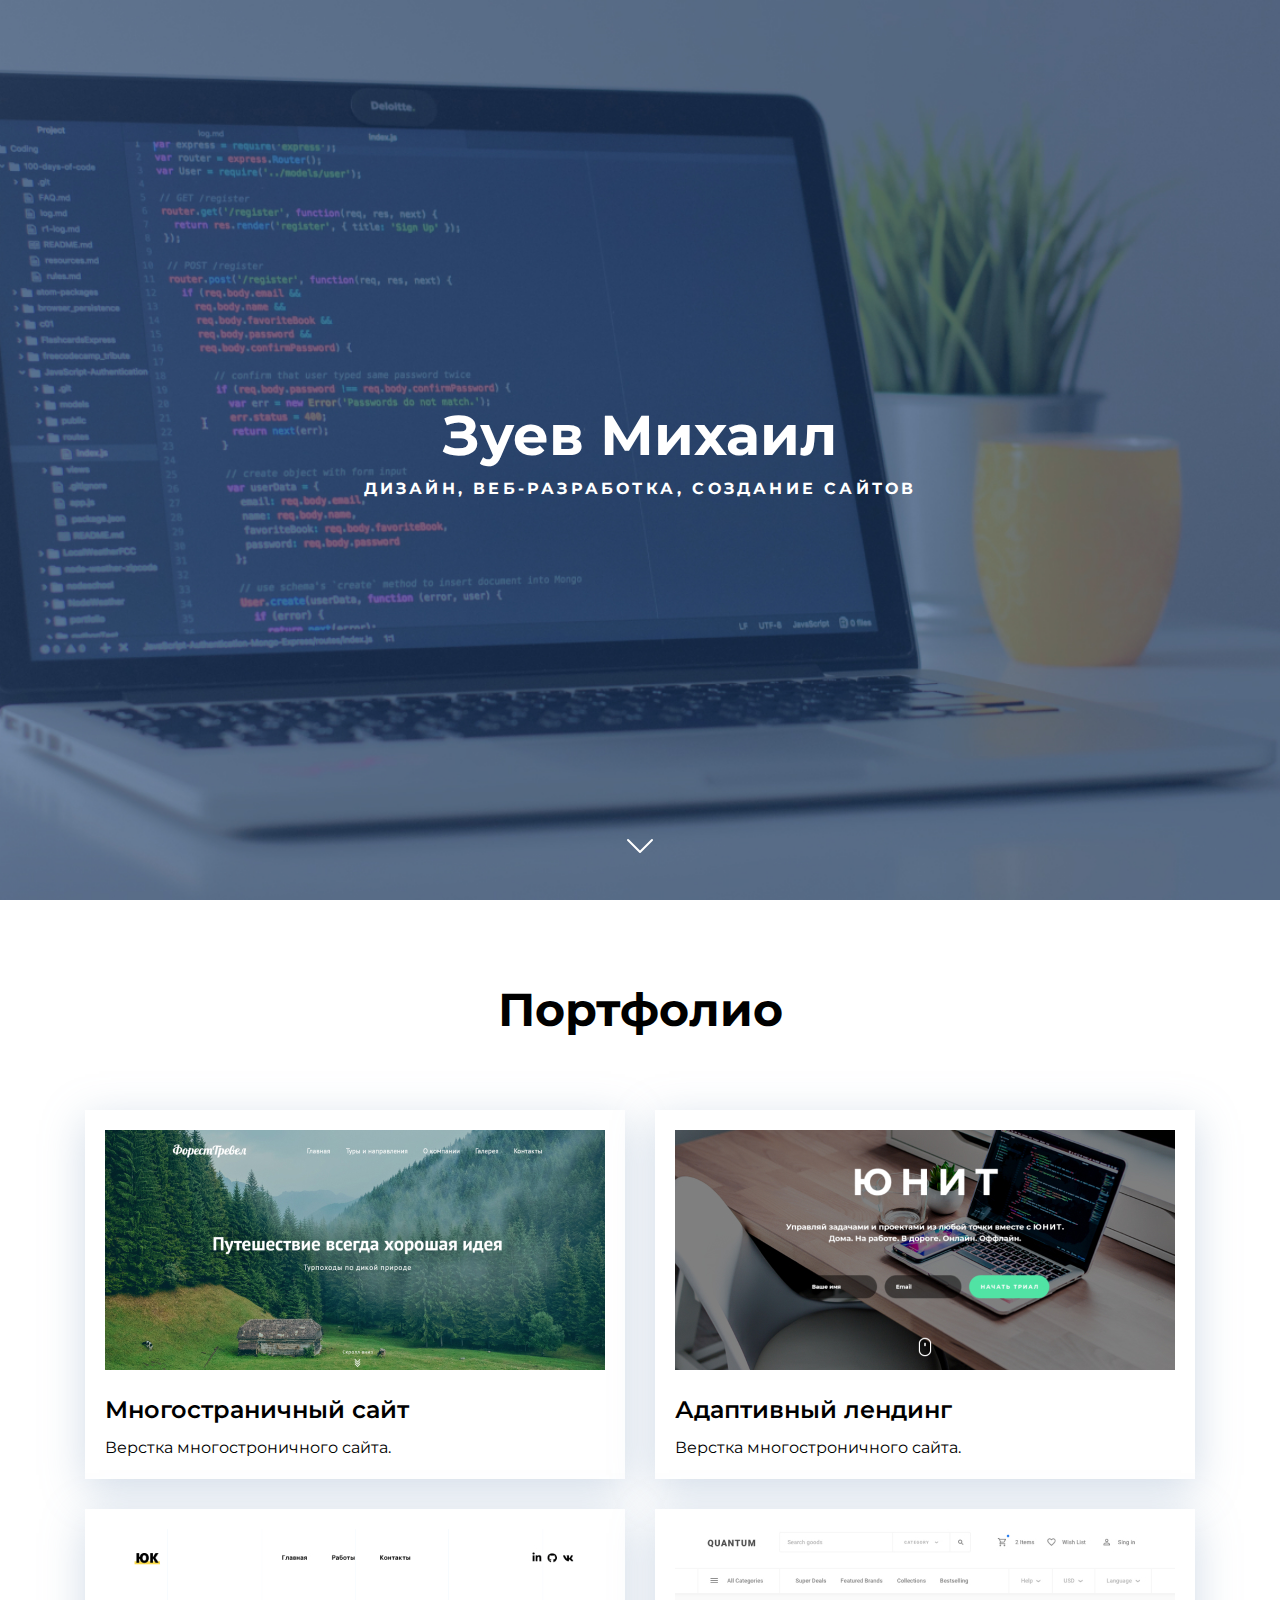
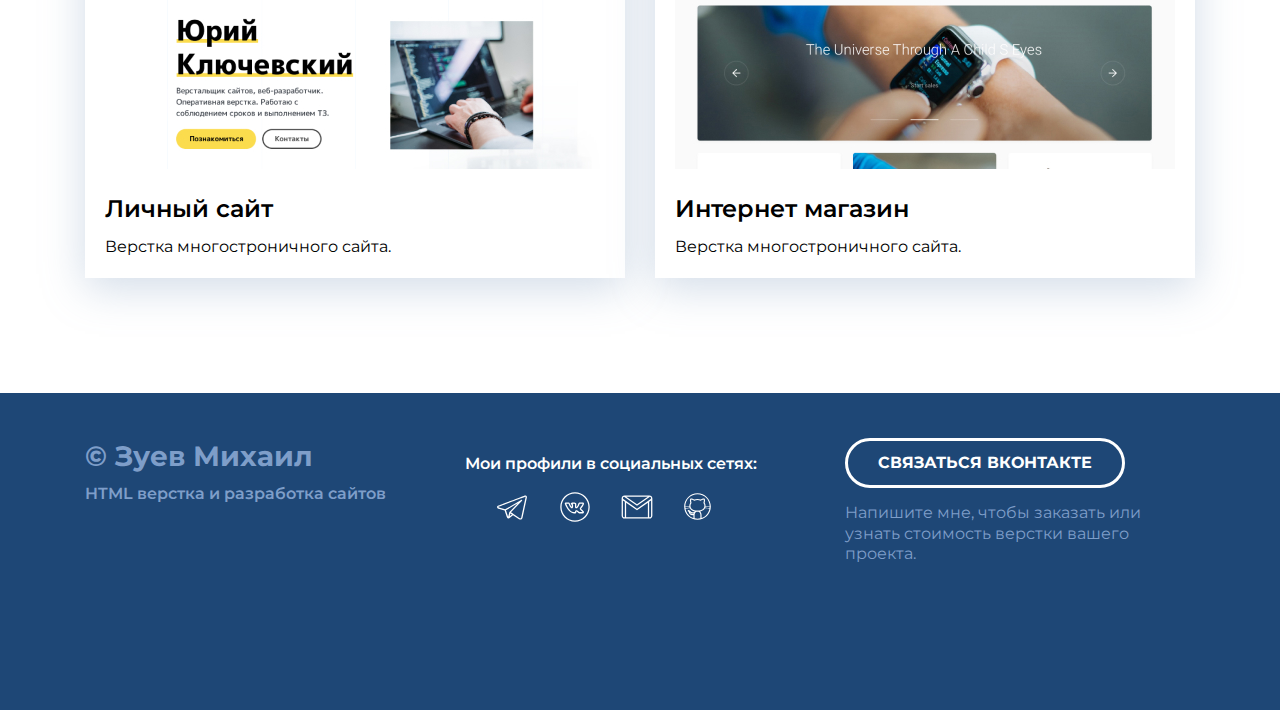
<file: index.html>
<!DOCTYPE html>
<html lang="ru">
<head>
    <meta charset="UTF-8">
    <meta http-equiv="X-UA-Compatible" content="IE=edge">
    <meta name="viewport" content="width=device-width, initial-scale=1.0">
    <title>Сайт Портфолио</title>
    <link rel="stylesheet" href="./css/main.css">
    <link rel="stylesheet" href="./css/media.css">
    <link rel="preconnect" href="https://fonts.googleapis.com">
<link rel="preconnect" href="https://fonts.gstatic.com" crossorigin>
<link href="https://fonts.googleapis.com/css2?family=Island+Moments&family=Montserrat:wght@400;600;700&display=swap" rel="stylesheet">
</head>
<body>

    <header class = "header" id="header">
        <h1 class="header-title">Зуев Михаил</h1>
        <p class="header-subtitle">дизайн, веб-разработка, создание сайтов</p>
        <a href="#portfolio" class="header-arrow">
            <img src="./img/header/chevron-down.svg" alt="Arrow">
        </a>
    </header>

    <main>
        <section class="portfolio" id="portfolio">
            <div class="container">
                <h2 class = "portfolio-header">Портфолио</h2>

            <!-- portfolio-cards-wrapper open -->
            <div class="portfolio-cards-wrapper">
                            <!-- Card open-->
                            <div class="card">
                                <a href="forest-travel.html" class="card-link">
                                    <img class = "card-img" src="./img/portfolio/forest.jpg" alt="Многостраничный сайт">
                                    <h3 class = "card-title">Многостраничный сайт</h3>
                                    <p>Верстка многостроничного сайта.</p>
                                </a>
                            </div>
                            <!-- Card close-->
        
                            <!-- Card open-->
                            <div class="card">
                                <a href="fabrics.html" class="card-link">
                                    <img class = "card-img" src="./img/portfolio/unit.jpg" alt="Многостраничный сайт">
                                    <h3 class = "card-title">Адаптивный лендинг</h3>
                                    <p>Верстка многостроничного сайта.</p>
                                </a>    
                            </div>
                            <!-- Card close-->
        
                            <!-- Card open-->
                            <div class="card">
                                <a href="forest-travel.html" class="card-link">
                                    <img class = "card-img" src="./img/portfolio/portfolio.jpg" alt="Многостраничный сайт">
                                    <h3 class = "card-title">Личный сайт</h3>
                                    <p>Верстка многостроничного сайта.</p>
                                </a>    
                            </div>
                            <!-- Card close-->
        
                            <!-- Card open-->
                            <div class="card">
                                <a href="forest-travel.html" class="card-link">
                                    <img class = "card-img" src="./img/portfolio/quantum.jpg" alt="Многостраничный сайт">
                                    <h3 class = "card-title">Интернет магазин</h3>
                                    <p>Верстка многостроничного сайта.</p>
                                </a>    
                            </div>
                            <!-- Card close-->
            </div>
            <!-- portfolio-cards-wrapper close -->
            </div>      
        </section>
    </main>

    <footer class="footer">
        <!-- container -->
        <div class="container">
            <!-- footer-row -->
            <div class="footer-row">

                <!-- footer-copyright -->
                <div class="footer-copyright footer-col">
                    <div class="footer-copyright-name">© Зуев Михаил</div>
                    <p>HTML верстка и разработка сайтов</p>
                </div>
                <!-- // footer-copyright -->

                <!-- footer icons-->
                <div class="footer-icons footer-col">
                    <P>Мои профили в социальных сетях:</P>
                    <div class="footer-icons-row">

                        <a href="https://tlgg.ru/milke_z" target="_blank">
                            <img src="./img/footer-icons/telegram.svg" alt="Телеграм">
                        </a>

                        <a href="https://vk.com/milky_z" target="_blank">
                            <img src="./img/footer-icons/vk.svg" alt="ВКонтакте">
                        </a>

                        <a href="mailto:fox9403@gmail.com" target="_blank">
                            <img src="./img/footer-icons/gmail.svg" alt="Gmail">
                        </a>

                        <a href="https://github.com/MichaelZFox" target="_blank">
                            <img src="./img/footer-icons/github.svg" alt="Гит-хаб">
                        </a>

                    </div>
                </div>
                <!-- // footer-icons -->

                <!-- footer-contacts -->
                <div class="footer-contacts footer-col">
                    <a href="https://vk.me/milky_z" target="_blank" class="footer-button-vk">
                        Связаться ВКонтакте
                    </a>
                    <p>Напишите мне, чтобы заказать или узнать стоимость верстки вашего проекта.</p>
                </div>
                <!-- // footer-contacts -->

            </div>
            <!-- // footer-row -->
        </div>
        <!-- // container -->
    </footer>

    <!-- Библиотеки и плагины -->
    <!-- <script src="./libs/jquery/jquery-3.6.1.min.js"></script>
    <script src="./libs/vide/jquery.vide.min.js"></script> -->

    <!-- Собственные скрипты и вызовы библиотек -->
    <!-- <script src="./js/main.js"></script> -->


</body>
</html>
</file>
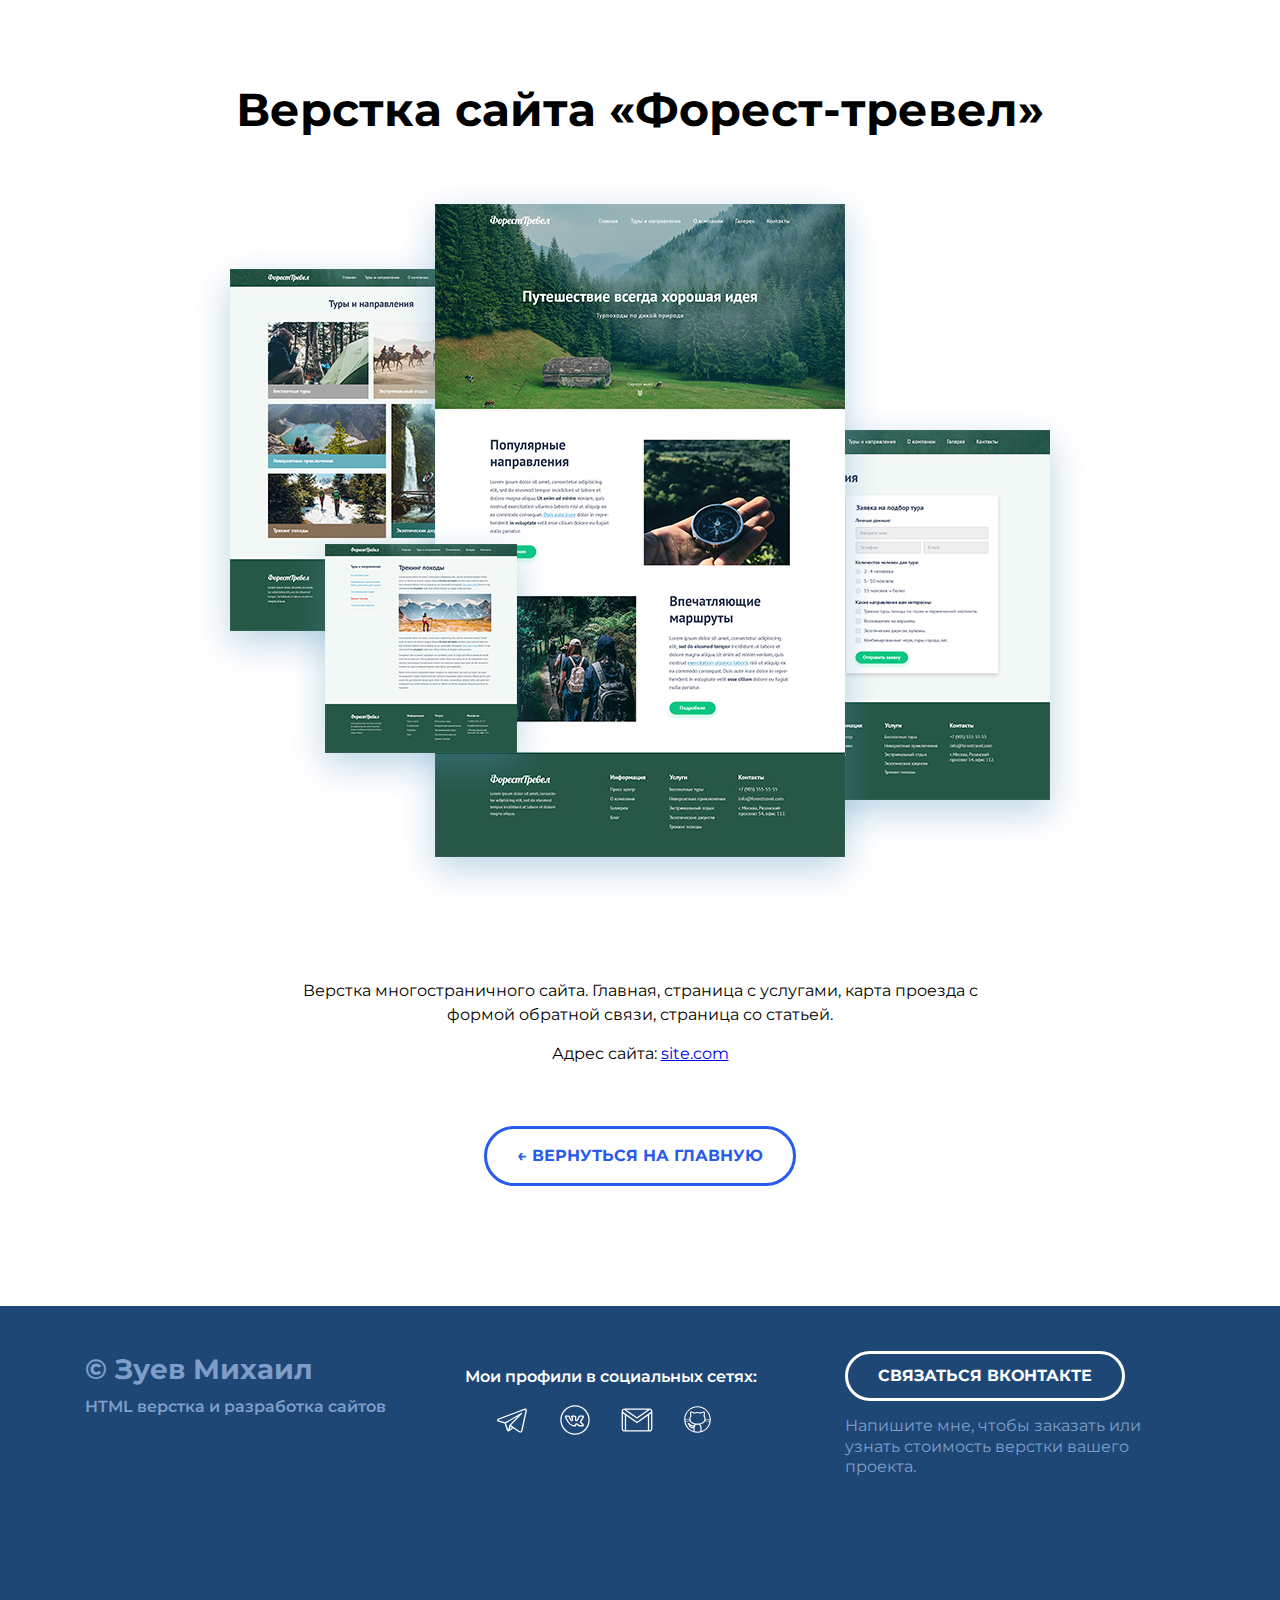
<file: forest-travel.html>
<!DOCTYPE html>
<html lang="ru">
<head>
    <meta charset="UTF-8">
    <meta http-equiv="X-UA-Compatible" content="IE=edge">
    <meta name="viewport" content="width=device-width, initial-scale=1.0">
    <title>Прект Форест тревел</title>
    <link rel="stylesheet" href="./css/main.css">
    <link rel="stylesheet" href="./css/media.css">
    <link rel="preconnect" href="https://fonts.googleapis.com">
    <link rel="preconnect" href="https://fonts.gstatic.com" crossorigin>
<link href="https://fonts.googleapis.com/css2?family=Island+Moments&family=Montserrat:wght@400;600;700&display=swap" rel="stylesheet">
</head>
<body>

    <!-- project -->
    <main>
        <article class="project">
            <!-- container -->
            <div class="container">
                <h1 class="project-header">Верстка сайта «Форест-тревел»</h1>
                <!-- project-img -->
                <div class="project-img">
                    <img src="./img/projects/forest-full.jpg" alt="Верстка сайта «Форест-тревел»">
                </div>
                <!-- // project-img -->

                <!-- project-description -->
                <div class="project-description">
                    <p>Верстка многостраничного сайта. Главная, страница с услугами, карта проезда с формой обратной связи, страница со статьей.</p>
                    <p>Адрес сайта: <a href="#">site.com</a></p>
                </div>
                <!-- // project-description -->

                <a href="index.html" class="project-button-back">← ВЕРНУТЬСЯ НА ГЛАВНУЮ</a>
            </div>
            <!-- // container -->
        </article>
    </main>    
    <!-- // project -->
        <footer class="footer">
            <!-- container -->
            <div class="container">
                <!-- footer-row -->
                <div class="footer-row">
    
                    <!-- footer-copyright -->
                    <div class="footer-copyright footer-col">
                        <div class="footer-copyright-name">© Зуев Михаил</div>
                        <p>HTML верстка и разработка сайтов</p>
                    </div>
                    <!-- // footer-copyright -->
    
                    <!-- footer icons-->
                    <div class="footer-icons footer-col">
                        <P>Мои профили в социальных сетях:</P>
                        <div class="footer-icons-row">
                            
                            <a href="https://tlgg.ru/milke_z" target="_blank">
                                <img src="./img/footer-icons/telegram.svg" alt="Телеграм">
                            </a>
    
                            <a href="https://vk.com/milky_z" target="_blank">
                                <img src="./img/footer-icons/vk.svg" alt="ВКонтакте">
                            </a>
    
                            <a href="mailto:fox9403@gmail.com" target="_blank">
                                <img src="./img/footer-icons/gmail.svg" alt="Gmail">
                            </a>
    
                            <a href="https://github.com/MichaelZFox" target="_blank">
                                <img src="./img/footer-icons/github.svg" alt="Гит-хаб">
                            </a>
    
                        </div>
                    </div>
                    <!-- // footer-icons -->
    
                    <!-- footer-contacts -->
                    <div class="footer-contacts footer-col">
                        <a href="https://vk.me/milky_z" target="_blank" class="footer-button-vk">
                            Связаться ВКонтакте
                        </a>
                        <p>Напишите мне, чтобы заказать или узнать стоимость верстки вашего проекта.</p>
                    </div>
                    <!-- // footer-contacts -->
    
                </div>
                <!-- // footer-row -->
            </div>
            <!-- // container -->
        </footer>
    
</body>
</html>
</file>
<file: css/main.css>
* {
    box-sizing: border-box;
}

html {
    scroll-behavior: smooth;
}

body {
    margin: 0;
    font-family: 'Montserrat', sans-serif;
    color: #000000;
}

img {
    max-width: 100%;
}

.container {
    max-width: 1140px;
    margin-left: auto;
    margin-right: auto;
    padding-left: 15px;
    padding-right: 15px;
}

.none {
    display: none !important;
}

/* Header */

.header {
    position: relative;
    
    display: flex;
    flex-direction: column; 
    justify-content: center; 
    align-items: center; 

    width: 100%;
    height: 100vh;

    background-color: #556983; 
    background-image: url("./../img/header/header-bg.jpg.jpg"); 
    background-size: cover;
    background-position: center;
}

.header-title {
    margin: 0;
    margin-bottom: 5px;
    font-weight: 700;
    font-size: 56px;
    line-height: 130%;
    text-align: center;
    color: #FFFFFF;
}

.header-subtitle {
    margin: 0;
    font-weight: bold;
    font-size: 16px;
    line-height: 150%;
    text-align: center;
    letter-spacing: 0.2em;
    text-transform: uppercase;
    color: #FFFFFF;
}

.header-arrow {
    width: 48px;
    height: 48px;

    position: absolute;
    bottom: 30px;
    left: 50%;
    transform: translate(-50%, 0);
}

/* Portfolio */

.portfolio {
    padding-top: 80px;
    padding-bottom: 115px;
}

.portfolio-header {
    margin: 0;
    margin-bottom: 70px;
    font-weight: 700;
    font-size: 46px;
    line-height: 130%;
    text-align: center;
    color: #000000;
}

.portfolio-cards-wrapper {
    display: flex;
    flex-wrap: wrap;
    justify-content: space-between;
}

.card {
    margin-bottom: 30px;
    max-width: 540px;
    background-color: white;
    box-shadow: 0px 10px 40px rgba(126, 155, 189, 0.35);
    transition: transform 0.2s ease-in;
}

.card:hover {
    transform: translateY(-15px);
}

.card-link {
    display: block;
    padding: 20px;
    color: black;
    text-decoration: none;
    transition: color 0.2s ease-in;
}

.card-link:hover {
    color: #1E4776;
}

.card:last-child, .card:nth-last-child(2) {
    margin-bottom: 0;
}

.card-img {
    margin-bottom: 20px;
}

.card-title {
    margin: 0;
    margin-bottom: 13px;
    font-weight: 600;
    font-size: 24px;
    line-height: 130%;
}

.card p {
    margin: 0;
    font-size: 16px;
    line-height: 130%;
}

/* Footer */

.footer {
    padding-top: 45px;
    padding-bottom: 130px;
    background: #1E4776;
    color: white;
}

.footer-row {
    display: flex;
    flex-direction: row;
    justify-content: space-between;
}

.footer-col {
    max-width: 350px;
    flex-grow: 1;
}

.footer-copyright {
    color: #7E9EC9;
    line-height: 1.3;    
}

.footer-copyright-name {
    font-weight: 700;
    font-size: 28px;
    margin-bottom: 10px;
}

.footer-copyright p {
    margin: 0;
    font-size: 16px;
    font-weight: 600;
}

.footer-icons p {
    font-weight: 600;
    font-size: 16px;
    line-height: 1.3;
}

.footer-icons-row {
    display: flex;
    align-items: center;
}

.footer-icons-row > * {
    margin-left: 30px;
}

.footer-button-vk {
    display: inline-block;
    height: 50px;
    padding-left: 30px;
    padding-right: 30px;

    border: 3px solid #FFFFFF;
    border-radius: 50px;

    color: white;
    font-weight: 700;
    font-size: 16px;
    line-height: 44px;
    text-transform: uppercase;
    text-decoration: none;

    transition: all 0.2s ease-in;
}

.footer-button-vk:hover {
    background-color: white;
    color: #1E4776;
}

.footer-contacts p {
    margin: 15px 0;
    font-size: 16px;
    line-height: 1.3;
    color: #7E9EC9;
}

/* Project */

.project {
    padding: 80px 0 120px 0;
    text-align: center;
}

.project-header {
    margin: 0;
    margin-bottom: 40px;
    font-weight: bold;
    font-size: 46px;
    line-height: 1.3;
}

.project-img {
    margin-bottom: 70px;
}

.project-description {
    margin: 0 auto 60px;
    max-width: 730px;
}

.project-description p {
    margin-top: 0;
    margin-bottom: 15px;
    font-size: 16px;
    line-height: 1.5;
}

.project-button-back {
    display: inline-block;
    height: 60px;
    padding-left: 30px;
    padding-right: 30px;

    border: 3px solid #275BEC;
    border-radius: 50px;

    color: #275BEC;
    font-weight: 700;
    font-size: 16px;
    line-height: 54px;
    text-transform: uppercase;
    text-decoration: none;

    transition: all 0.2s ease-in;
}

.project-button-back:hover {
    background-color: #275BEC;
    color: white;
}
</file>
<file: css/media.css>
/* Медиа запрос: для экранов с шириной до 1440px */
@media (max-width: 1140px) {
    .card {
        width: calc(50% - 15px);
    }

    .footer {
        padding-top: 40px;
        padding-bottom: 60px;
    }

    .footer-row {
        flex-direction: column-reverse;
        align-items: center;
        text-align: center;
    }

    .footer-col {
        margin-bottom: 50px;
    }

    .footer-col:first-child {
        margin-bottom: 0;
    }


}

/* Медиа запрос: для экранов с шириной до760px 760px */
@media (max-width: 760px) {
    .header-title {
        font-size: 32px;
    }

    .header-subtitle {
        padding-left: 30px;
        padding-right: 30px;
        font-size: 14px;
    }

    .portfolio {
        padding-top: 40px;
        padding-bottom: 60px;
    }

    .portfolio-header {
        font-size: 32px;
        margin-bottom: 30px;
    }

    .portfolio-cards-wrapper {
        justify-content: center;
    }

    .card {
        max-width: 530px;
        width: 100%;
    }

    .card:nth-last-child(2) {
        margin-bottom: 30px;
    }

    .card-link {
        padding: 15px;
    }

    .card-img {
        margin-bottom: 10px;
    }

    .card-title {
        font-size: 18px;
        margin-bottom: 10px;
    }

    .card p {
        font-size: 14px;
    }

    .footer-copyright-name {
        font-size: 18px;
        margin-bottom: 5px;
    }

    .footer-copyright p {
        font-size: 14px;
    }

    .footer-icons p {
        font-size: 14px;
    }
    
    .footer-contacts p {
        font-size: 14px;
        margin: 0;
        margin-top: 15px;
    }

    /* Р”РѕРїРѕР»РЅРёС‚РµР»СЊРЅС‹Р№ С„РёРєСЃ. РєРѕС‚РѕСЂРѕРіРѕ РЅРµ Р±С‹Р»Рѕ РІ РІРёРґРµРѕ */
    .footer-button {
        padding-left: 15px;
        padding-right: 15px;
    }

    .project {
        padding: 40px 0 60px;
    }

    .project-header {
        font-size: 28px;
        margin-bottom: 30px;
    }

    .project-img {
        margin-bottom: 20px;
    }

    .project-description {
        margin-bottom: 50px;
    }

    .project-button-back {
        padding: 0 10px;
        width: 100%;
        max-width: 320px;
    }
}
</file>
